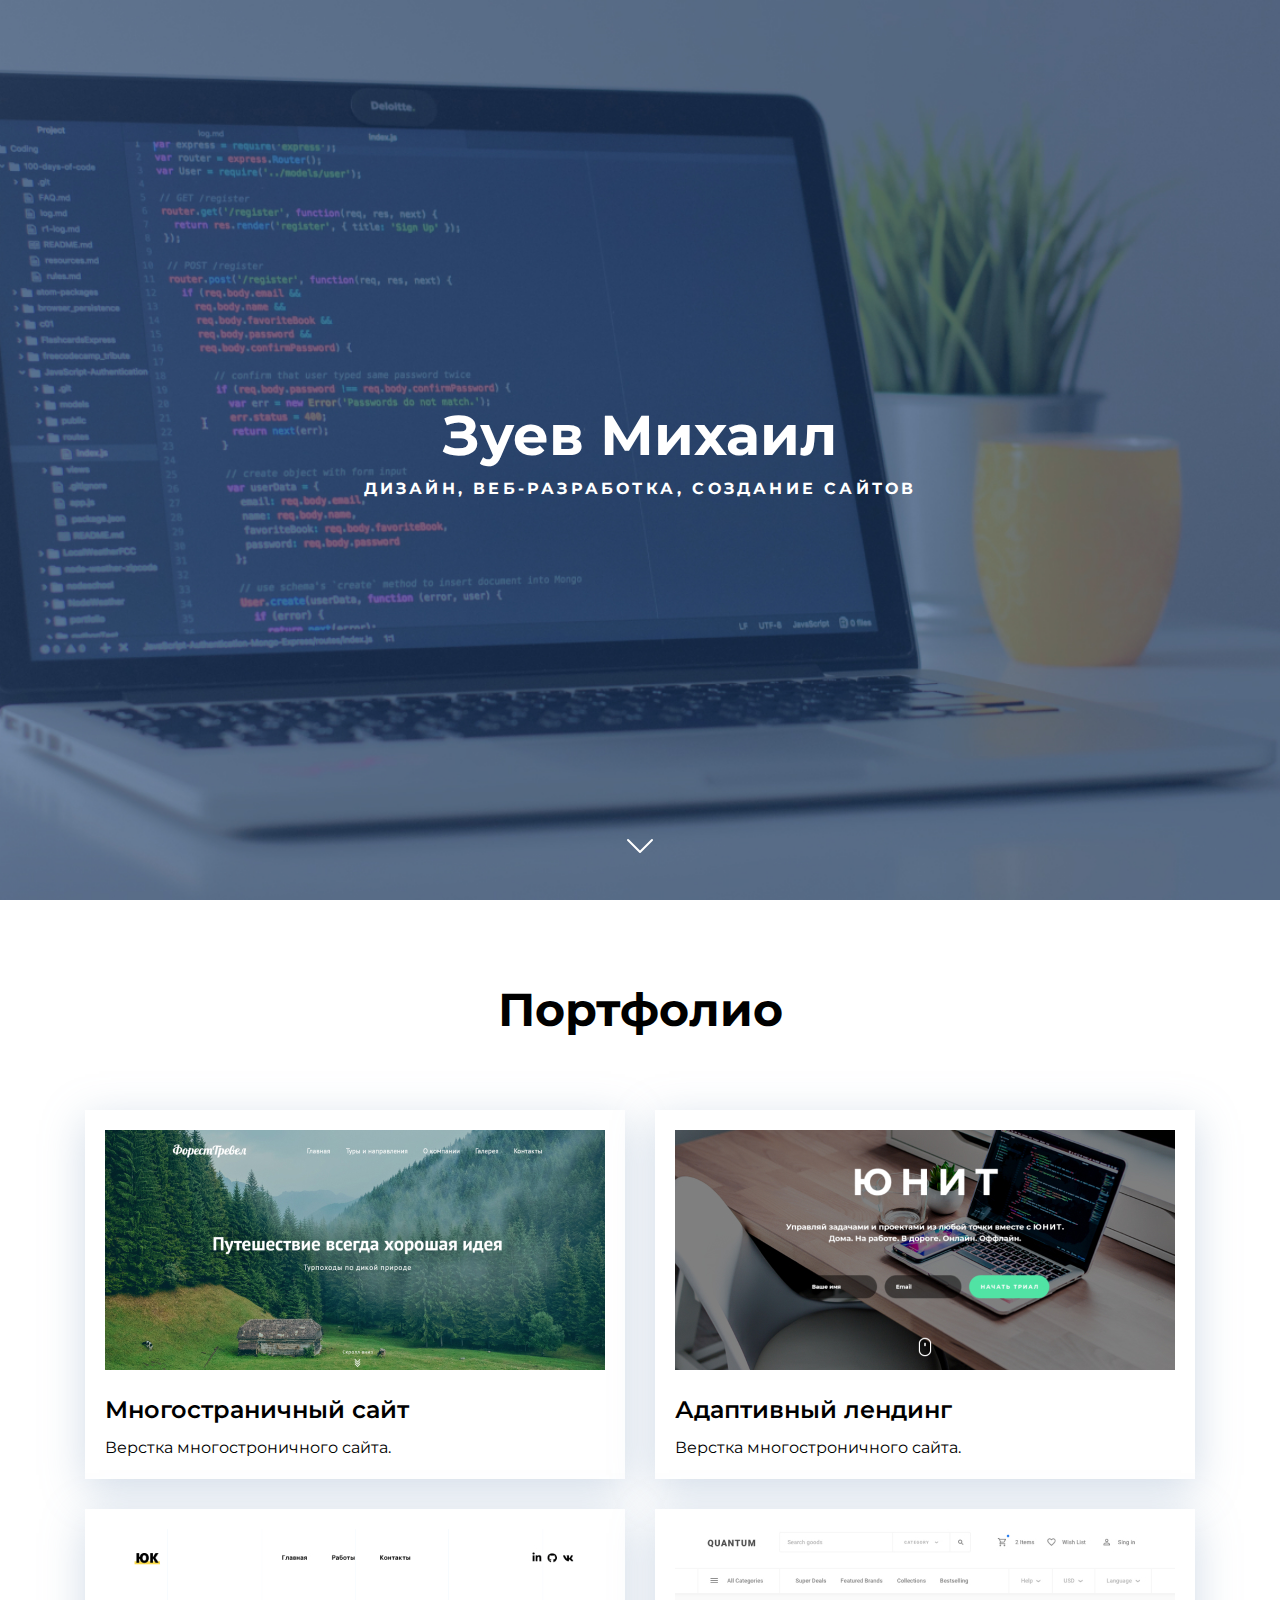
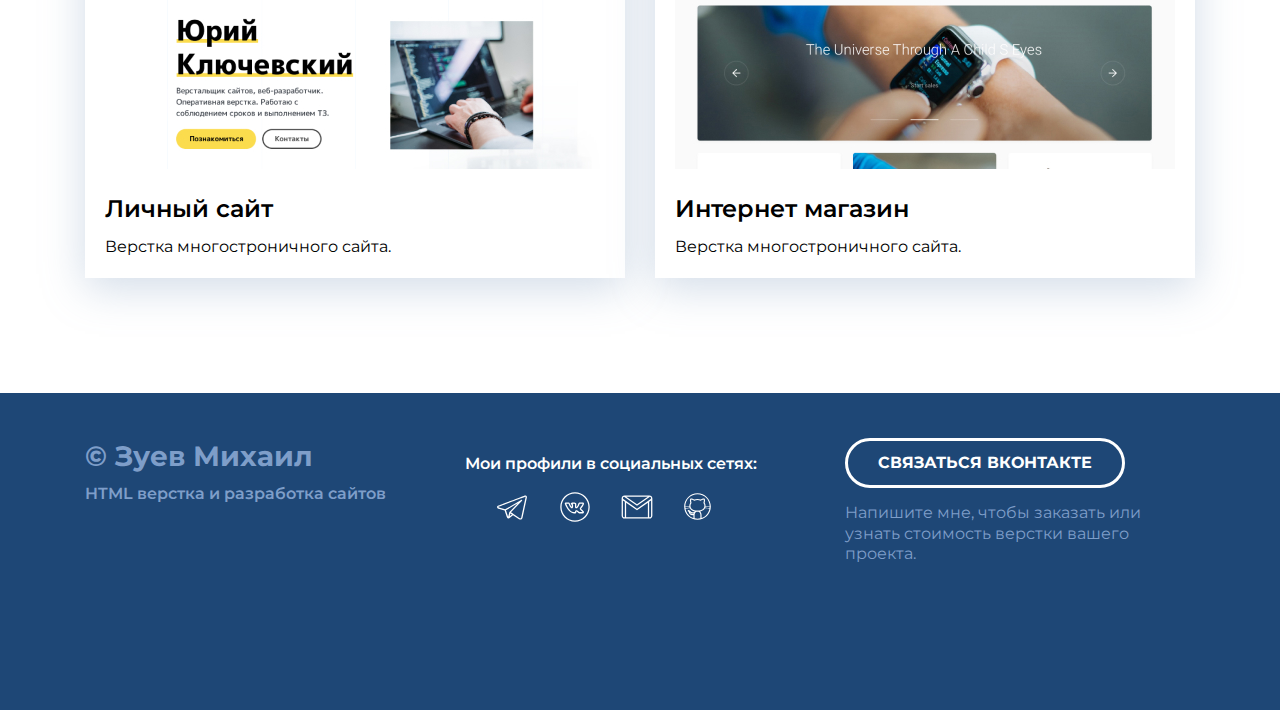
<file: index.html>
<!DOCTYPE html>
<html lang="ru">
<head>
    <meta charset="UTF-8">
    <meta http-equiv="X-UA-Compatible" content="IE=edge">
    <meta name="viewport" content="width=device-width, initial-scale=1.0">
    <title>Сайт Портфолио</title>
    <link rel="stylesheet" href="./css/main.css">
    <link rel="stylesheet" href="./css/media.css">
    <link rel="preconnect" href="https://fonts.googleapis.com">
<link rel="preconnect" href="https://fonts.gstatic.com" crossorigin>
<link href="https://fonts.googleapis.com/css2?family=Island+Moments&family=Montserrat:wght@400;600;700&display=swap" rel="stylesheet">
</head>
<body>

    <header class = "header" id="header">
        <h1 class="header-title">Зуев Михаил</h1>
        <p class="header-subtitle">дизайн, веб-разработка, создание сайтов</p>
        <a href="#portfolio" class="header-arrow">
            <img src="./img/header/chevron-down.svg" alt="Arrow">
        </a>
    </header>

    <main>
        <section class="portfolio" id="portfolio">
            <div class="container">
                <h2 class = "portfolio-header">Портфолио</h2>

            <!-- portfolio-cards-wrapper open -->
            <div class="portfolio-cards-wrapper">
                            <!-- Card open-->
                            <div class="card">
                                <a href="forest-travel.html" class="card-link">
                                    <img class = "card-img" src="./img/portfolio/forest.jpg" alt="Многостраничный сайт">
                                    <h3 class = "card-title">Многостраничный сайт</h3>
                                    <p>Верстка многостроничного сайта.</p>
                                </a>
                            </div>
                            <!-- Card close-->
        
                            <!-- Card open-->
                            <div class="card">
                                <a href="fabrics.html" class="card-link">
                                    <img class = "card-img" src="./img/portfolio/unit.jpg" alt="Многостраничный сайт">
                                    <h3 class = "card-title">Адаптивный лендинг</h3>
                                    <p>Верстка многостроничного сайта.</p>
                                </a>    
                            </div>
                            <!-- Card close-->
        
                            <!-- Card open-->
                            <div class="card">
                                <a href="forest-travel.html" class="card-link">
                                    <img class = "card-img" src="./img/portfolio/portfolio.jpg" alt="Многостраничный сайт">
                                    <h3 class = "card-title">Личный сайт</h3>
                                    <p>Верстка многостроничного сайта.</p>
                                </a>    
                            </div>
                            <!-- Card close-->
        
                            <!-- Card open-->
                            <div class="card">
                                <a href="forest-travel.html" class="card-link">
                                    <img class = "card-img" src="./img/portfolio/quantum.jpg" alt="Многостраничный сайт">
                                    <h3 class = "card-title">Интернет магазин</h3>
                                    <p>Верстка многостроничного сайта.</p>
                                </a>    
                            </div>
                            <!-- Card close-->
            </div>
            <!-- portfolio-cards-wrapper close -->
            </div>      
        </section>
    </main>

    <footer class="footer">
        <!-- container -->
        <div class="container">
            <!-- footer-row -->
            <div class="footer-row">

                <!-- footer-copyright -->
                <div class="footer-copyright footer-col">
                    <div class="footer-copyright-name">© Зуев Михаил</div>
                    <p>HTML верстка и разработка сайтов</p>
                </div>
                <!-- // footer-copyright -->

                <!-- footer icons-->
                <div class="footer-icons footer-col">
                    <P>Мои профили в социальных сетях:</P>
                    <div class="footer-icons-row">

                        <a href="https://tlgg.ru/milke_z" target="_blank">
                            <img src="./img/footer-icons/telegram.svg" alt="Телеграм">
                        </a>

                        <a href="https://vk.com/milky_z" target="_blank">
                            <img src="./img/footer-icons/vk.svg" alt="ВКонтакте">
                        </a>

                        <a href="mailto:fox9403@gmail.com" target="_blank">
                            <img src="./img/footer-icons/gmail.svg" alt="Gmail">
                        </a>

                        <a href="https://github.com/MichaelZFox" target="_blank">
                            <img src="./img/footer-icons/github.svg" alt="Гит-хаб">
                        </a>

                    </div>
                </div>
                <!-- // footer-icons -->

                <!-- footer-contacts -->
                <div class="footer-contacts footer-col">
                    <a href="https://vk.me/milky_z" target="_blank" class="footer-button-vk">
                        Связаться ВКонтакте
                    </a>
                    <p>Напишите мне, чтобы заказать или узнать стоимость верстки вашего проекта.</p>
                </div>
                <!-- // footer-contacts -->

            </div>
            <!-- // footer-row -->
        </div>
        <!-- // container -->
    </footer>

    <!-- Библиотеки и плагины -->
    <!-- <script src="./libs/jquery/jquery-3.6.1.min.js"></script>
    <script src="./libs/vide/jquery.vide.min.js"></script> -->

    <!-- Собственные скрипты и вызовы библиотек -->
    <!-- <script src="./js/main.js"></script> -->


</body>
</html>
</file>
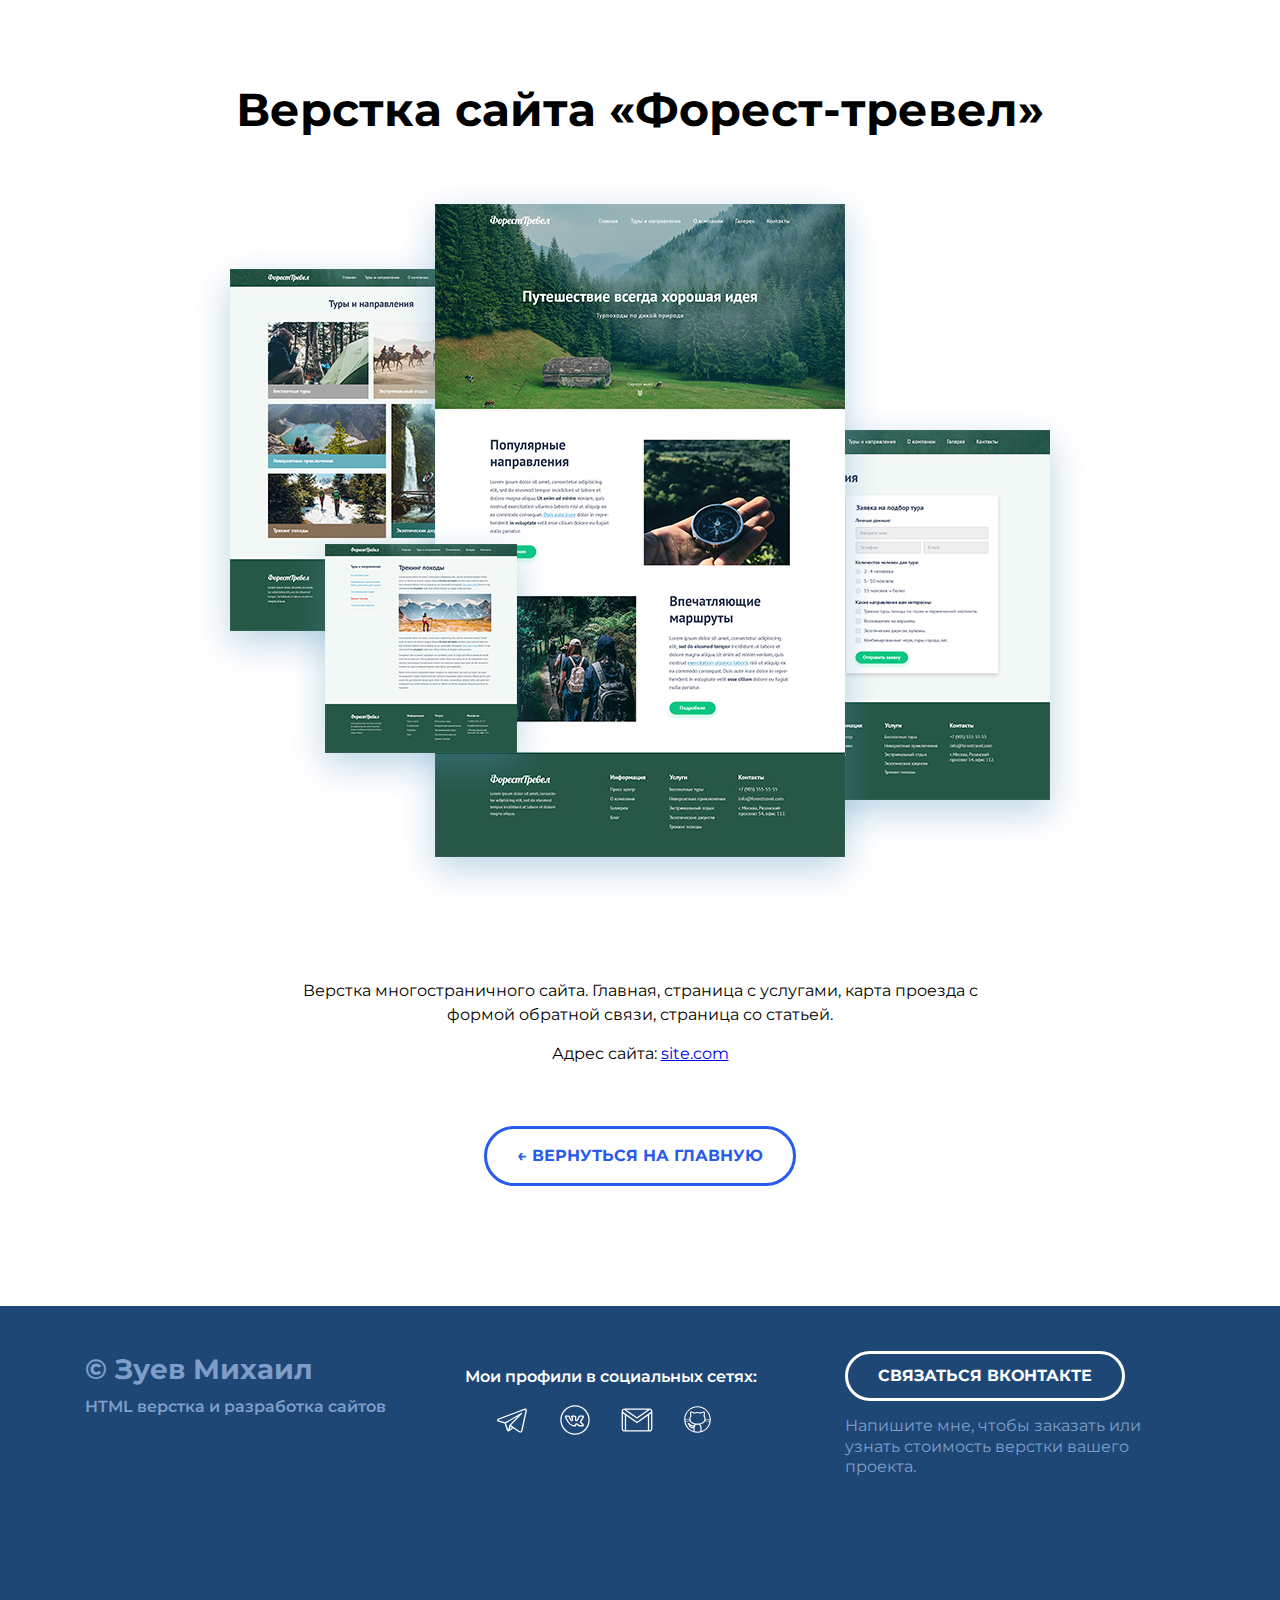
<file: forest-travel.html>
<!DOCTYPE html>
<html lang="ru">
<head>
    <meta charset="UTF-8">
    <meta http-equiv="X-UA-Compatible" content="IE=edge">
    <meta name="viewport" content="width=device-width, initial-scale=1.0">
    <title>Прект Форест тревел</title>
    <link rel="stylesheet" href="./css/main.css">
    <link rel="stylesheet" href="./css/media.css">
    <link rel="preconnect" href="https://fonts.googleapis.com">
    <link rel="preconnect" href="https://fonts.gstatic.com" crossorigin>
<link href="https://fonts.googleapis.com/css2?family=Island+Moments&family=Montserrat:wght@400;600;700&display=swap" rel="stylesheet">
</head>
<body>

    <!-- project -->
    <main>
        <article class="project">
            <!-- container -->
            <div class="container">
                <h1 class="project-header">Верстка сайта «Форест-тревел»</h1>
                <!-- project-img -->
                <div class="project-img">
                    <img src="./img/projects/forest-full.jpg" alt="Верстка сайта «Форест-тревел»">
                </div>
                <!-- // project-img -->

                <!-- project-description -->
                <div class="project-description">
                    <p>Верстка многостраничного сайта. Главная, страница с услугами, карта проезда с формой обратной связи, страница со статьей.</p>
                    <p>Адрес сайта: <a href="#">site.com</a></p>
                </div>
                <!-- // project-description -->

                <a href="index.html" class="project-button-back">← ВЕРНУТЬСЯ НА ГЛАВНУЮ</a>
            </div>
            <!-- // container -->
        </article>
    </main>    
    <!-- // project -->
        <footer class="footer">
            <!-- container -->
            <div class="container">
                <!-- footer-row -->
                <div class="footer-row">
    
                    <!-- footer-copyright -->
                    <div class="footer-copyright footer-col">
                        <div class="footer-copyright-name">© Зуев Михаил</div>
                        <p>HTML верстка и разработка сайтов</p>
                    </div>
                    <!-- // footer-copyright -->
    
                    <!-- footer icons-->
                    <div class="footer-icons footer-col">
                        <P>Мои профили в социальных сетях:</P>
                        <div class="footer-icons-row">
                            
                            <a href="https://tlgg.ru/milke_z" target="_blank">
                                <img src="./img/footer-icons/telegram.svg" alt="Телеграм">
                            </a>
    
                            <a href="https://vk.com/milky_z" target="_blank">
                                <img src="./img/footer-icons/vk.svg" alt="ВКонтакте">
                            </a>
    
                            <a href="mailto:fox9403@gmail.com" target="_blank">
                                <img src="./img/footer-icons/gmail.svg" alt="Gmail">
                            </a>
    
                            <a href="https://github.com/MichaelZFox" target="_blank">
                                <img src="./img/footer-icons/github.svg" alt="Гит-хаб">
                            </a>
    
                        </div>
                    </div>
                    <!-- // footer-icons -->
    
                    <!-- footer-contacts -->
                    <div class="footer-contacts footer-col">
                        <a href="https://vk.me/milky_z" target="_blank" class="footer-button-vk">
                            Связаться ВКонтакте
                        </a>
                        <p>Напишите мне, чтобы заказать или узнать стоимость верстки вашего проекта.</p>
                    </div>
                    <!-- // footer-contacts -->
    
                </div>
                <!-- // footer-row -->
            </div>
            <!-- // container -->
        </footer>
    
</body>
</html>
</file>
<file: css/main.css>
* {
    box-sizing: border-box;
}

html {
    scroll-behavior: smooth;
}

body {
    margin: 0;
    font-family: 'Montserrat', sans-serif;
    color: #000000;
}

img {
    max-width: 100%;
}

.container {
    max-width: 1140px;
    margin-left: auto;
    margin-right: auto;
    padding-left: 15px;
    padding-right: 15px;
}

.none {
    display: none !important;
}

/* Header */

.header {
    position: relative;
    
    display: flex;
    flex-direction: column; 
    justify-content: center; 
    align-items: center; 

    width: 100%;
    height: 100vh;

    background-color: #556983; 
    background-image: url("./../img/header/header-bg.jpg.jpg"); 
    background-size: cover;
    background-position: center;
}

.header-title {
    margin: 0;
    margin-bottom: 5px;
    font-weight: 700;
    font-size: 56px;
    line-height: 130%;
    text-align: center;
    color: #FFFFFF;
}

.header-subtitle {
    margin: 0;
    font-weight: bold;
    font-size: 16px;
    line-height: 150%;
    text-align: center;
    letter-spacing: 0.2em;
    text-transform: uppercase;
    color: #FFFFFF;
}

.header-arrow {
    width: 48px;
    height: 48px;

    position: absolute;
    bottom: 30px;
    left: 50%;
    transform: translate(-50%, 0);
}

/* Portfolio */

.portfolio {
    padding-top: 80px;
    padding-bottom: 115px;
}

.portfolio-header {
    margin: 0;
    margin-bottom: 70px;
    font-weight: 700;
    font-size: 46px;
    line-height: 130%;
    text-align: center;
    color: #000000;
}

.portfolio-cards-wrapper {
    display: flex;
    flex-wrap: wrap;
    justify-content: space-between;
}

.card {
    margin-bottom: 30px;
    max-width: 540px;
    background-color: white;
    box-shadow: 0px 10px 40px rgba(126, 155, 189, 0.35);
    transition: transform 0.2s ease-in;
}

.card:hover {
    transform: translateY(-15px);
}

.card-link {
    display: block;
    padding: 20px;
    color: black;
    text-decoration: none;
    transition: color 0.2s ease-in;
}

.card-link:hover {
    color: #1E4776;
}

.card:last-child, .card:nth-last-child(2) {
    margin-bottom: 0;
}

.card-img {
    margin-bottom: 20px;
}

.card-title {
    margin: 0;
    margin-bottom: 13px;
    font-weight: 600;
    font-size: 24px;
    line-height: 130%;
}

.card p {
    margin: 0;
    font-size: 16px;
    line-height: 130%;
}

/* Footer */

.footer {
    padding-top: 45px;
    padding-bottom: 130px;
    background: #1E4776;
    color: white;
}

.footer-row {
    display: flex;
    flex-direction: row;
    justify-content: space-between;
}

.footer-col {
    max-width: 350px;
    flex-grow: 1;
}

.footer-copyright {
    color: #7E9EC9;
    line-height: 1.3;    
}

.footer-copyright-name {
    font-weight: 700;
    font-size: 28px;
    margin-bottom: 10px;
}

.footer-copyright p {
    margin: 0;
    font-size: 16px;
    font-weight: 600;
}

.footer-icons p {
    font-weight: 600;
    font-size: 16px;
    line-height: 1.3;
}

.footer-icons-row {
    display: flex;
    align-items: center;
}

.footer-icons-row > * {
    margin-left: 30px;
}

.footer-button-vk {
    display: inline-block;
    height: 50px;
    padding-left: 30px;
    padding-right: 30px;

    border: 3px solid #FFFFFF;
    border-radius: 50px;

    color: white;
    font-weight: 700;
    font-size: 16px;
    line-height: 44px;
    text-transform: uppercase;
    text-decoration: none;

    transition: all 0.2s ease-in;
}

.footer-button-vk:hover {
    background-color: white;
    color: #1E4776;
}

.footer-contacts p {
    margin: 15px 0;
    font-size: 16px;
    line-height: 1.3;
    color: #7E9EC9;
}

/* Project */

.project {
    padding: 80px 0 120px 0;
    text-align: center;
}

.project-header {
    margin: 0;
    margin-bottom: 40px;
    font-weight: bold;
    font-size: 46px;
    line-height: 1.3;
}

.project-img {
    margin-bottom: 70px;
}

.project-description {
    margin: 0 auto 60px;
    max-width: 730px;
}

.project-description p {
    margin-top: 0;
    margin-bottom: 15px;
    font-size: 16px;
    line-height: 1.5;
}

.project-button-back {
    display: inline-block;
    height: 60px;
    padding-left: 30px;
    padding-right: 30px;

    border: 3px solid #275BEC;
    border-radius: 50px;

    color: #275BEC;
    font-weight: 700;
    font-size: 16px;
    line-height: 54px;
    text-transform: uppercase;
    text-decoration: none;

    transition: all 0.2s ease-in;
}

.project-button-back:hover {
    background-color: #275BEC;
    color: white;
}
</file>
<file: css/media.css>
/* Медиа запрос: для экранов с шириной до 1440px */
@media (max-width: 1140px) {
    .card {
        width: calc(50% - 15px);
    }

    .footer {
        padding-top: 40px;
        padding-bottom: 60px;
    }

    .footer-row {
        flex-direction: column-reverse;
        align-items: center;
        text-align: center;
    }

    .footer-col {
        margin-bottom: 50px;
    }

    .footer-col:first-child {
        margin-bottom: 0;
    }


}

/* Медиа запрос: для экранов с шириной до760px 760px */
@media (max-width: 760px) {
    .header-title {
        font-size: 32px;
    }

    .header-subtitle {
        padding-left: 30px;
        padding-right: 30px;
        font-size: 14px;
    }

    .portfolio {
        padding-top: 40px;
        padding-bottom: 60px;
    }

    .portfolio-header {
        font-size: 32px;
        margin-bottom: 30px;
    }

    .portfolio-cards-wrapper {
        justify-content: center;
    }

    .card {
        max-width: 530px;
        width: 100%;
    }

    .card:nth-last-child(2) {
        margin-bottom: 30px;
    }

    .card-link {
        padding: 15px;
    }

    .card-img {
        margin-bottom: 10px;
    }

    .card-title {
        font-size: 18px;
        margin-bottom: 10px;
    }

    .card p {
        font-size: 14px;
    }

    .footer-copyright-name {
        font-size: 18px;
        margin-bottom: 5px;
    }

    .footer-copyright p {
        font-size: 14px;
    }

    .footer-icons p {
        font-size: 14px;
    }
    
    .footer-contacts p {
        font-size: 14px;
        margin: 0;
        margin-top: 15px;
    }

    /* Р”РѕРїРѕР»РЅРёС‚РµР»СЊРЅС‹Р№ С„РёРєСЃ. РєРѕС‚РѕСЂРѕРіРѕ РЅРµ Р±С‹Р»Рѕ РІ РІРёРґРµРѕ */
    .footer-button {
        padding-left: 15px;
        padding-right: 15px;
    }

    .project {
        padding: 40px 0 60px;
    }

    .project-header {
        font-size: 28px;
        margin-bottom: 30px;
    }

    .project-img {
        margin-bottom: 20px;
    }

    .project-description {
        margin-bottom: 50px;
    }

    .project-button-back {
        padding: 0 10px;
        width: 100%;
        max-width: 320px;
    }
}
</file>
